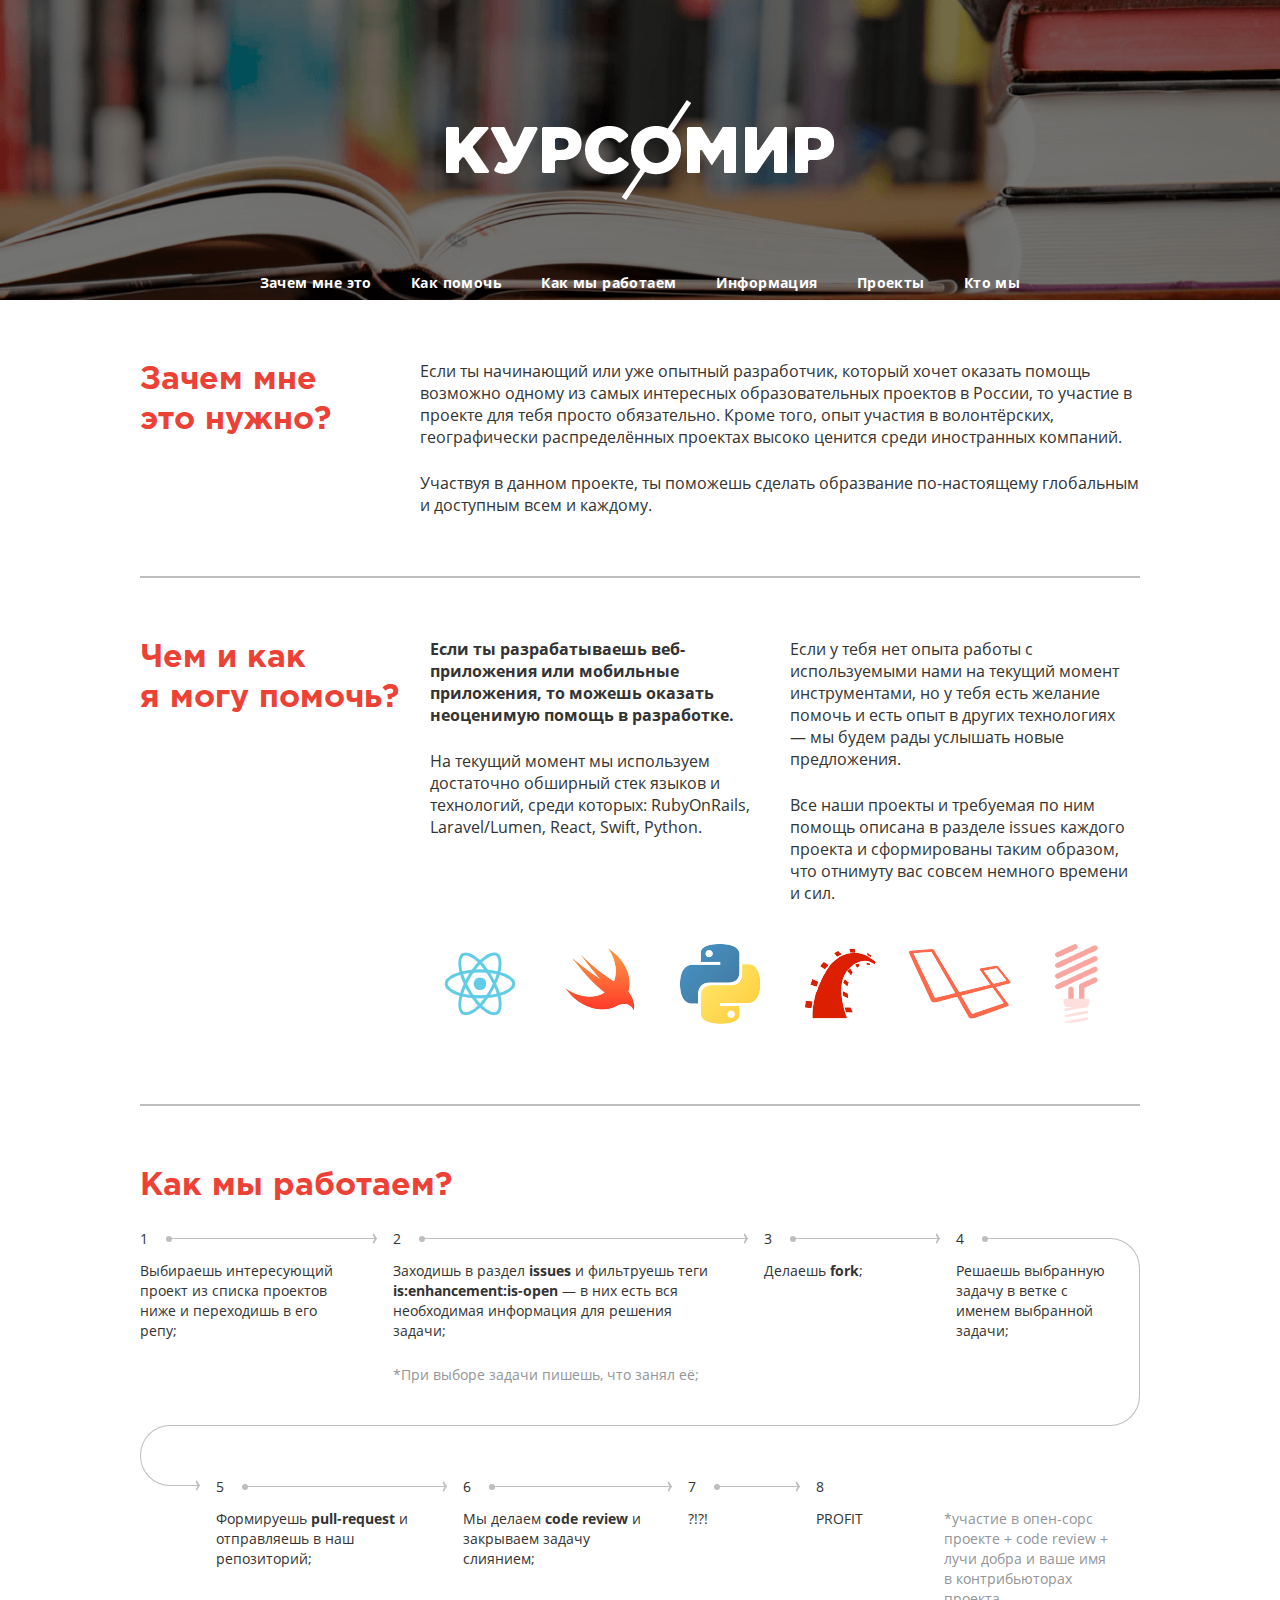
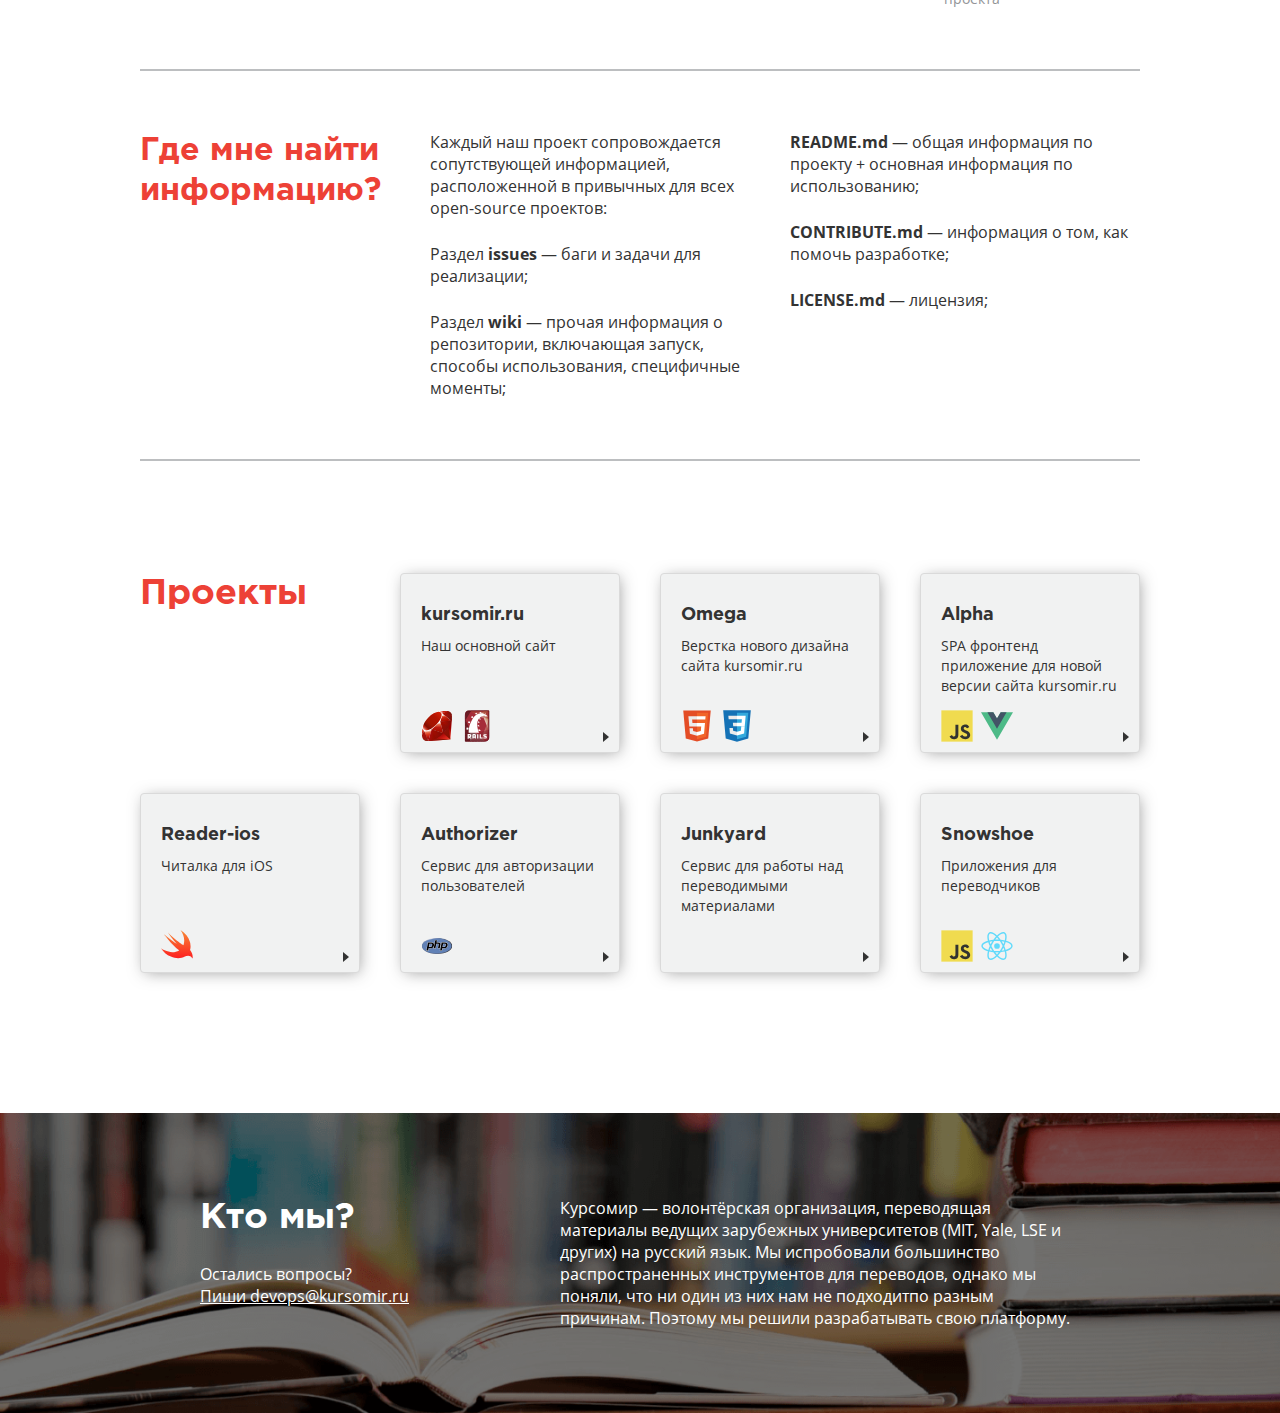
<file: index.html>
<!doctype html>
<html class="no-js" lang="">
<head>
    <meta charset="utf-8">
    <meta http-equiv="x-ua-compatible" content="ie=edge">
    <title>Курсомир</title>
    <meta name="description" content="Курсомир — волонтёрская организация, переводящая материалы ведущих зарубежных университетов (MIT, Yale, LSE и других) на русский язык. Мы испробовали большинство распространенных инструментов для переводов, однако мы поняли, что ни один из них нам не подходитпо разным причинам. Поэтому мы решили разрабатывать свою платформу.">
    <meta name="viewport" content="width=device-width, initial-scale=1">
    <link rel="stylesheet" href="css/reset.css">
    <link rel="stylesheet" href="css/main.css">
</head>
<body class="body">
<!--[if lte IE 9]>
<p class="browserupgrade">You are using an <strong>outdated</strong> browser. Please <a href="http://browsehappy.com/">upgrade
    your browser</a> to improve your experience and security.</p>
<![endif]-->
<div class="center">
    <div class="header">
        <div class="header__logo"></div>
        <div class="menu">
            <div class="menu__inner">
                <a href="#motivation" class="menu__item">Зачем мне это</a>
                <a href="#how" class="menu__item">Как помочь</a>
                <a href="#workflow" class="menu__item">Как мы работаем</a>
                <a href="#info" class="menu__item">Информация</a>
                <a href="#projects" class="menu__item">Проекты</a>
                <a href="#about" class="menu__item">Кто мы</a>
            </div>
        </div>
    </div>
</div>
<div class="center">
    <div class="content">
        <div id="motivation" class="section">
            <h2 class="section__title">Зачем мне <br> это нужно?</h2>
            <div class="section__text">
                <p class="section__p">Если ты начинающий или уже опытный разработчик, который хочет оказать помощь
                    возможно одному из самых интересных образовательных проектов в России, то участие в проекте для тебя
                    просто обязательно. Кроме того, опыт участия в волонтёрских, географически распределённых проектах
                    высоко ценится среди иностранных компаний.</p>
                <p class="section__p">Участвуя в данном проекте, ты поможешь сделать образвание по-настоящему глобальным
                    и доступным всем и каждому.</p>
            </div>
        </div>
        <div id="how" class="section">
            <h2 class="section__title">Чем и как <br> я могу помочь?</h2>
            <div class="section__text section__text_columned">
                <div class="section__column">
                    <p class="section__p bold">Если ты разрабатываешь веб-приложения или мобильные приложения, то можешь
                        оказать неоценимую помощь в разработке.</p>
                    <p class="section__p">На текущий момент мы используем достаточно обширный стек языков и технологий,
                        среди которых: RubyOnRails, Laravel/Lumen, React, Swift, Python.</p>
                </div>
                <div class="section__column">
                    <p class="section__p">Если у тебя нет опыта работы с используемыми нами на текущий момент
                        инструментами, но у тебя есть желание помочь и есть опыт в других технологиях — мы будем рады
                        услышать новые предложения.</p>
                    <p class="section__p">Все наши проекты и требуемая по ним помощь описана в разделе issues каждого
                        проекта и сформированы таким образом, что отнимуту вас совсем немного времени и сил.</p>
                </div>
            </div>
            <div class="section__icons">
                <div class="section__icon section__icon_1"></div>
                <div class="section__icon section__icon_2"></div>
                <div class="section__icon section__icon_3"></div>
                <div class="section__icon section__icon_4"></div>
                <div class="section__icon section__icon_5"></div>
                <div class="section__icon section__icon_6"></div>
            </div>
        </div>
        <div id="workflow" class="section section_flow">
            <h2 class="section__title section__title_wide">Как мы работаем?</h2>
            <div class="section__text">
                <div class="scheme">
                    <div class="scheme__item">
                        <p class="scheme__label">1</p>
                        Выбираешь интересующий проект из списка проектов ниже и переходишь в его
                        репу;
                    </div>
                    <div class="scheme__item">
                        <p class="scheme__label">2</p>
                        <p class="section__p">Заходишь в раздел <span class="bold">issues</span> и фильтруешь теги <span class="bold">is:enhancement:is-open</span>
                            — в них
                            есть вся необходимая информация для решения задачи;</p>
                        <p class="section__p gray">*При выборе задачи пишешь, что занял её;</p>
                    </div>
                    <div class="scheme__item scheme__item_middle">
                        <p class="scheme__label">3</p>
                        Делаешь <span class="bold">fork</span>;
                    </div>
                    <div class="scheme__item scheme__item_last">
                        <p class="scheme__label">4</p>
                        Решаешь выбранную задачу в ветке с именем выбранной задачи;
                    </div>
                </div>
                <div class="scheme__separator"></div>
                <div class="scheme">
                    <div class="scheme__connector"></div>
                    <div class="scheme__item">
                        <p class="scheme__label">5</p>
                        Формируешь <span class="bold">pull-request</span> и отправляешь в наш репозиторий;
                    </div>
                    <div class="scheme__item">
                        <p class="scheme__label">6</p>
                        Мы делаем <span class="bold">code review</span> и закрываем задачу слиянием;
                    </div>
                    <div class="scheme__item scheme__item_small">
                        <p class="scheme__label">7</p>
                        ?!?!
                    </div>
                    <div class="scheme__item scheme__item_small scheme__item_finish">
                        <p class="scheme__label">8</p>
                        PROFIT
                    </div>
                    <div class="scheme__item scheme__item_tip gray">
                        *участие в опен-сорс проекте + code review + лучи добра и ваше имя в контрибьюторах проекта
                    </div>
                </div>
            </div>
        </div>
        <div id="info" class="section">
            <h2 class="section__title">Где мне найти информацию?</h2>
            <div class="section__text section__text_columned">
                <div class="section__column">
                    <p class="section__p">Каждый наш проект сопровождается сопутствующей информацией, расположенной в
                        привычных для всех open-source проектов:</p>
                    <p class="section__p">Раздел <span class="bold">issues</span> — баги и задачи для реализации;</p>
                    <p class="section__p">Раздел <span class="bold">wiki</span> — прочая информация о репозитории,
                        включающая запуск, способы
                        использования, специфичные моменты;</p>
                </div>
                <div class="section__column">
                    <p class="section__p"><span class="bold">README.md</span> — общая информация по проекту + основная
                        информация по
                        использованию;</p>
                    <p class="section__p"><span class="bold">CONTRIBUTE.md</span> — информация о том, как помочь
                        разработке;</p>
                    <p class="section__p"><span class="bold">LICENSE.md</span> — лицензия;</p>
                </div>
            </div>
        </div>
        <div id="projects" class="section section__last">
            <div class="project">
                <h2 class="project__head">Проекты</h2>
                <a href="https://github.com/kursomir/kursomir.ru" class="project__item">
                    <h3 class="project__title">kursomir.ru</h3>
                    <p class="project__description">
                        Наш основной сайт
                    </p>
                    <div class="project__langs">
                        <img src="img/ruby.svg" alt="Ruby" class="project__lang">
                        <img src="img/rails.svg" alt="Ruby on Rails" class="project__lang">
                    </div>
                </a>
                <a href="https://github.com/kursomir/Omega" class="project__item">
                    <h3 class="project__title">Omega</h3>
                    <p class="project__description">
                        Верстка нового дизайна сайта kursomir.ru
                    </p>
                    <div class="project__langs">
                        <img src="img/html.svg" alt="HTML5" class="project__lang">
                        <img src="img/css.svg" alt="CSS3" class="project__lang">
                    </div>
                </a>
                <a href="https://github.com/kursomir/Alpha" class="project__item">
                    <h3 class="project__title">Alpha</h3>
                    <p class="project__description">
                        SPA фронтенд приложение для новой версии сайта kursomir.ru
                    </p>
                    <div class="project__langs">
                        <img src="img/js.svg" alt="Javascript" class="project__lang">
                        <img src="img/vue.svg" alt="VueJS" class="project__lang">
                    </div>
                </a>
                <a href="https://github.com/kursomir/Reader-iOS" class="project__item">
                    <h3 class="project__title">Reader-ios</h3>
                    <p class="project__description">Читалка для iOS</p>
                    <div class="project__langs">
                        <img src="img/swift.svg" alt="Swift" class="project__lang">
                    </div>
                </a>
                <a href="https://github.com/kursomir/Authorizer" class="project__item">
                    <h3 class="project__title">Authorizer</h3>
                    <p class="project__description">
                        Сервис для авторизации пользователей
                    </p>
                    <div class="project__langs">
                        <img src="img/php.svg" alt="PHP" class="project__lang">
                    </div>
                </a>
                <a href="https://github.com/kursomir/Junkyard" class="project__item">
                    <h3 class="project__title">Junkyard</h3>
                    <p class="project__description">
                        Сервис для работы над переводимыми материалами
                    </p>
                </a>
                <a href="https://github.com/kursomir/Snowshoe" class="project__item">
                    <h3 class="project__title">Snowshoe</h3>
                    <p class="project__description">Приложения для переводчиков</p>
                    <div class="project__langs">
                        <img src="img/js.svg" alt="Javascript" class="project__lang">
                        <img src="img/react.svg" alt="ReactJS" class="project__lang">
                    </div>
                </a>
            </div>
        </div>
    </div>
</div>
<div class="center">
    <div id="about" class="footer">
        <div class="center">
            <div class="about">
                <div class="about__column">
                    <h2 class="about__title">Кто мы?</h2>
                    <p class="about__text">
                        Остались вопросы? <br>
                        <a href="mailto:devops@kursomir.ru" class="about__mail">Пиши devops@kursomir.ru</a>
                    </p>
                </div>
                <div class="about__column">
                    <p class="about__text">Курсомир — волонтёрская организация, переводящая материалы ведущих зарубежных
                        университетов (MIT, Yale, LSE и других) на русский язык. Мы испробовали большинство
                        распространенных
                        инструментов для переводов, однако мы поняли, что ни один из них нам не подходитпо разным
                        причинам.
                        Поэтому мы решили разрабатывать свою платформу.</p>
                </div>
            </div>
        </div>
    </div>
</div>
</body>
</html>
</file>
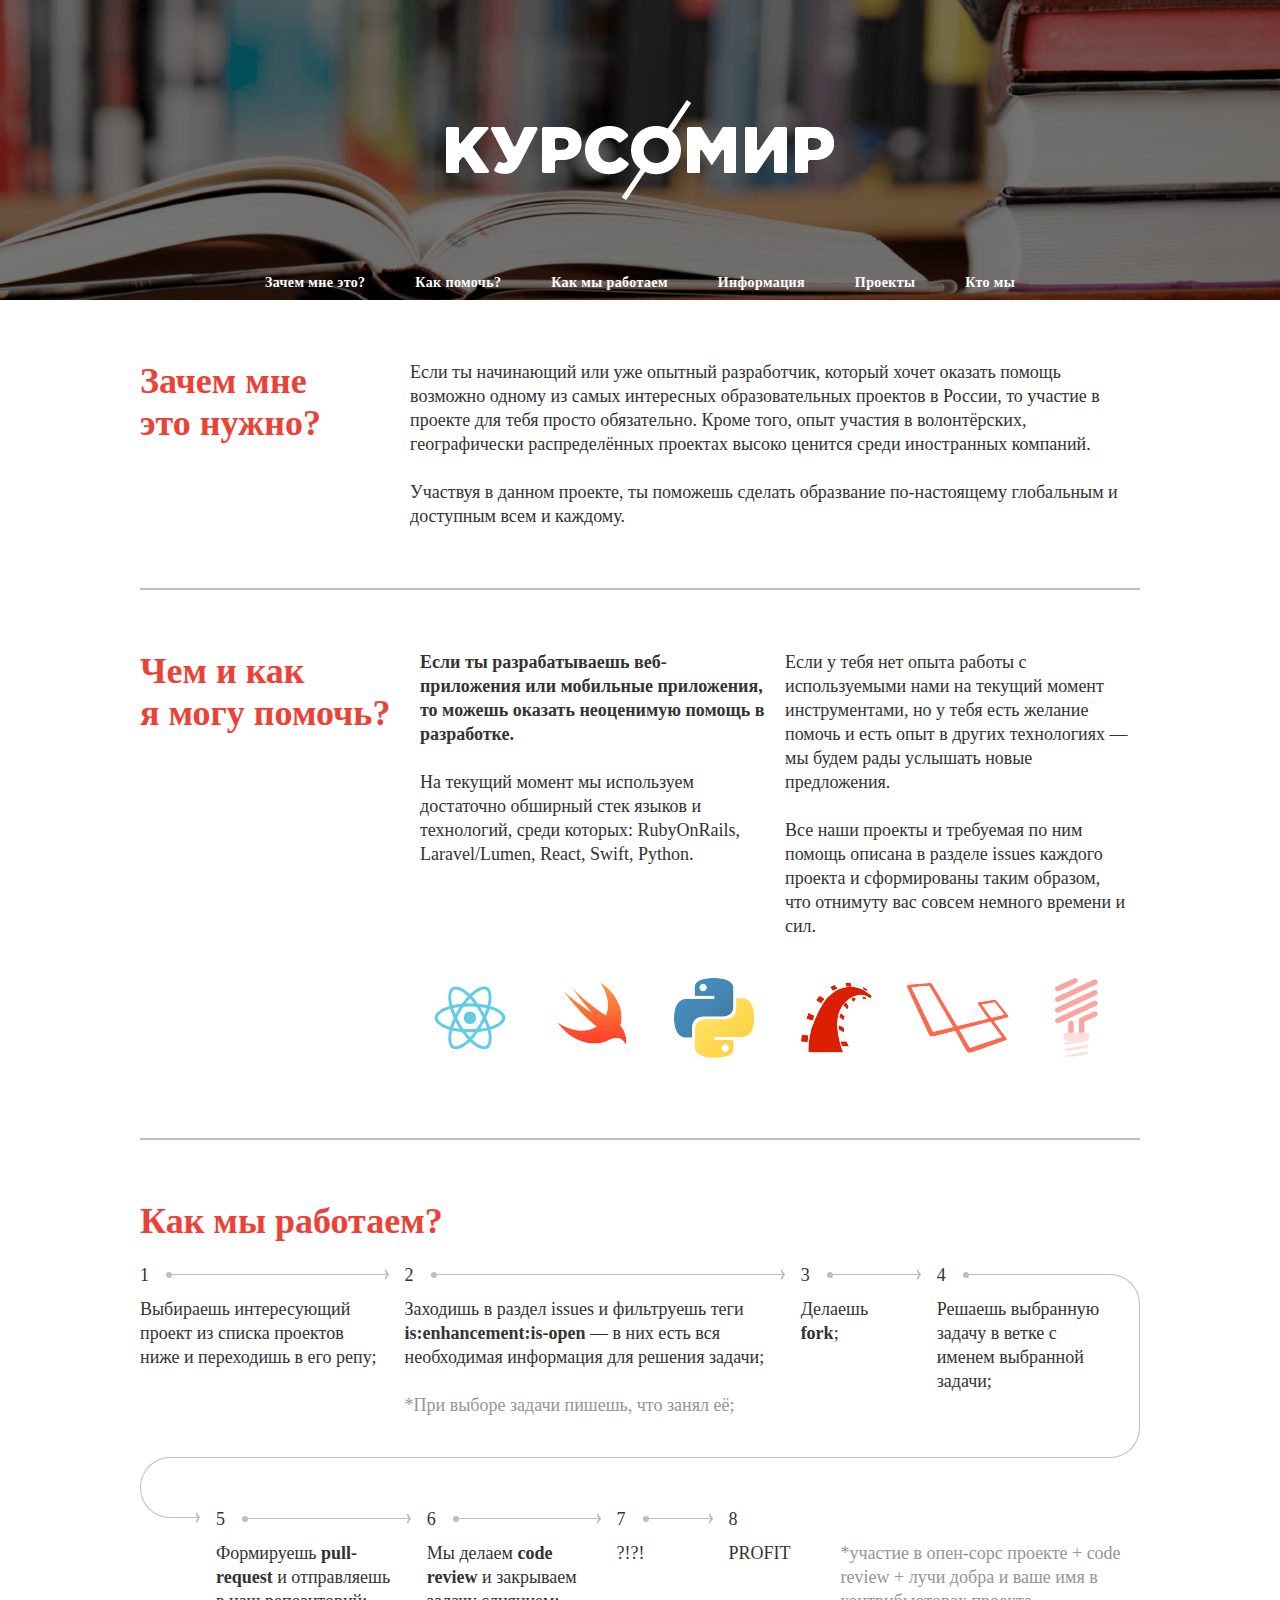
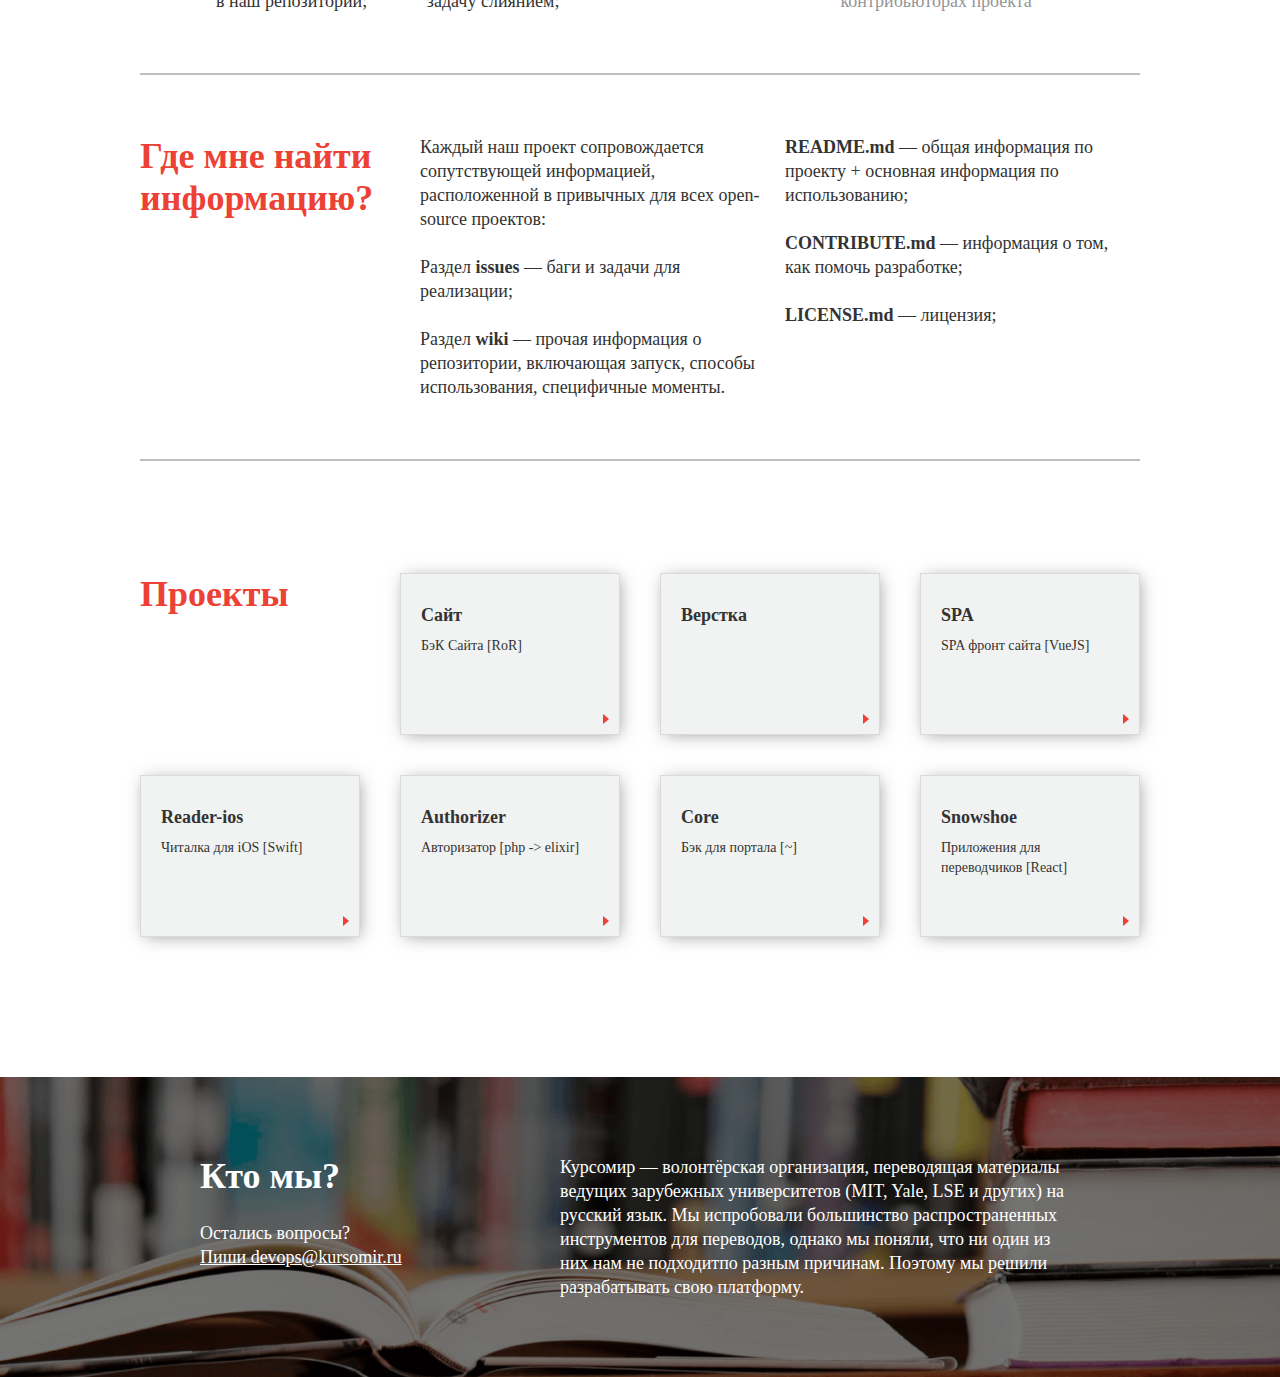
<file: src/index.html>
<!doctype html>
<html class="no-js" lang="">
<head>
    <meta charset="utf-8">
    <meta http-equiv="x-ua-compatible" content="ie=edge">
    <title>Курсомир</title>
    <meta name="description" content="Курсомир — волонтёрская организация, переводящая материалы ведущих зарубежных
                        университетов (MIT, Yale, LSE и других) на русский язык. Мы испробовали большинство
                        распространенных
                        инструментов для переводов, однако мы поняли, что ни один из них нам не подходитпо разным
                        причинам.
                        Поэтому мы решили разрабатывать свою платформу.">
    <meta name="viewport" content="width=device-width, initial-scale=1">

    <link rel="apple-touch-icon" href="apple-touch-icon.png">
    <!-- Place favicon.ico in the root directory -->

    <link rel="stylesheet" href="css/reset.css">
    <link rel="stylesheet" href="css/main.css">
</head>
<body>
<!--[if lte IE 9]>
<p class="browserupgrade">You are using an <strong>outdated</strong> browser. Please <a href="http://browsehappy.com/">upgrade
    your browser</a> to improve your experience and security.</p>
<![endif]-->
<div class="center">
    <div class="header">
        <div class="header__logo"></div>
        <div class="menu">
            <div class="menu__inner">
                <a href="#motivation" class="menu__item">Зачем мне это?</a>
                <a href="#how" class="menu__item">Как помочь?</a>
                <a href="#workflow" class="menu__item">Как мы работаем</a>
                <a href="#info" class="menu__item">Информация</a>
                <a href="#projects" class="menu__item">Проекты</a>
                <a href="#about" class="menu__item">Кто мы</a>
            </div>
        </div>
    </div>
    <div class="content">
        <div id="motivation" class="section">
            <h2 class="section__title">Зачем мне <br> это нужно?</h2>
            <div class="section__text">
                <p class="section__p">Если ты начинающий или уже опытный разработчик, который хочет оказать помощь
                    возможно одному из самых интересных образовательных проектов в России, то участие в проекте для тебя
                    просто обязательно. Кроме того, опыт участия в волонтёрских, географически распределённых проектах
                    высоко ценится среди иностранных компаний.</p>
                <p class="section__p">Участвуя в данном проекте, ты поможешь сделать образвание по-настоящему глобальным
                    и доступным всем и каждому.</p>
            </div>
        </div>
        <div id="how" class="section">
            <h2 class="section__title">Чем и как <br> я могу помочь?</h2>
            <div class="section__text section__text_columned">
                <div class="section__column">
                    <p class="section__p bold">Если ты разрабатываешь веб-приложения или мобильные приложения, то можешь
                        оказать неоценимую помощь в разработке.</p>
                    <p class="section__p">На текущий момент мы используем достаточно обширный стек языков и технологий,
                        среди которых: RubyOnRails, Laravel/Lumen, React, Swift, Python.</p>
                </div>
                <div class="section__column">
                    <p class="section__p">Если у тебя нет опыта работы с используемыми нами на текущий момент
                        инструментами, но у тебя есть желание помочь и есть опыт в других технологиях — мы будем рады
                        услышать новые предложения.</p>
                    <p class="section__p">Все наши проекты и требуемая по ним помощь описана в разделе issues каждого
                        проекта и сформированы таким образом, что отнимуту вас совсем немного времени и сил.</p>
                </div>
            </div>
            <div class="section__icons">
                <div class="section__icon section__icon_1"></div>
                <div class="section__icon section__icon_2"></div>
                <div class="section__icon section__icon_3"></div>
                <div class="section__icon section__icon_4"></div>
                <div class="section__icon section__icon_5"></div>
                <div class="section__icon section__icon_6"></div>
            </div>
        </div>
        <div id="workflow" class="section section_flow">
            <h2 class="section__title section__title_wide">Как мы работаем?</h2>
            <div class="section__text">
                <div class="scheme">
                    <div class="scheme__item">
                        <p class="scheme__label">1</p>
                        Выбираешь интересующий проект из списка проектов ниже и переходишь в его
                        репу;
                    </div>
                    <div class="scheme__item">
                        <p class="scheme__label">2</p>
                        <p class="section__p">Заходишь в раздел issues и фильтруешь теги <span class="bold">is:enhancement:is-open</span>
                            — в них
                            есть вся необходимая информация для решения задачи;</p>
                        <p class="section__p gray">*При выборе задачи пишешь, что занял её;</p>
                    </div>
                    <div class="scheme__item scheme__item_middle">
                        <p class="scheme__label">3</p>
                        Делаешь <span class="bold">fork</span>;
                    </div>
                    <div class="scheme__item scheme__item_last">
                        <p class="scheme__label">4</p>
                        Решаешь выбранную задачу в ветке с именем выбранной задачи;
                    </div>
                </div>
                <div class="scheme__separator"></div>
                <div class="scheme">
                    <div class="scheme__connector"></div>
                    <div class="scheme__item">
                        <p class="scheme__label">5</p>
                        Формируешь <span class="bold">pull-request</span> и отправляешь в наш репозиторий;
                    </div>
                    <div class="scheme__item">
                        <p class="scheme__label">6</p>
                        Мы делаем <span class="bold">code review</span> и закрываем задачу слиянием;
                    </div>
                    <div class="scheme__item scheme__item_small">
                        <p class="scheme__label">7</p>
                        ?!?!
                    </div>
                    <div class="scheme__item scheme__item_small scheme__item_finish">
                        <p class="scheme__label">8</p>
                        PROFIT
                    </div>
                    <div class="scheme__item scheme__item_tip gray">
                        *участие в опен-сорс проекте + code review + лучи добра и ваше имя в контрибьюторах проекта
                    </div>
                </div>
            </div>
        </div>
        <div id="info" class="section">
            <h2 class="section__title">Где мне найти информацию?</h2>
            <div class="section__text section__text_columned">
                <div class="section__column">
                    <p class="section__p">Каждый наш проект сопровождается сопутствующей информацией, расположенной в
                        привычных для всех open-source проектов:</p>
                    <p class="section__p">Раздел <span class="bold">issues</span> — баги и задачи для реализации;</p>
                    <p class="section__p">Раздел <span class="bold">wiki</span> — прочая информация о репозитории,
                        включающая запуск, способы
                        использования, специфичные моменты.</p>
                </div>
                <div class="section__column">
                    <p class="section__p"><span class="bold">README.md</span> — общая информация по проекту + основная
                        информация по
                        использованию;</p>
                    <p class="section__p"><span class="bold">CONTRIBUTE.md</span> — информация о том, как помочь
                        разработке;</p>
                    <p class="section__p"><span class="bold">LICENSE.md</span> — лицензия;</p>
                </div>
            </div>
        </div>
        <div id="projects" class="section section__last">
            <div class="project">
                <h2  class="project__head">Проекты</h2>
                <a href="https://github.com/kursomir/Site" class="project__item">
                    <h3 class="project__title">Сайт</h3>
                    <p class="project__description">БэК Сайта [RoR]</p>
                </a>
                <a href="https://github.com/kursomir/markup2.0" class="project__item">
                    <h3 class="project__title">Верстка</h3>
                    <p class="project__description"></p>
                </a>
                <a href="https://github.com/kursomir/SPA" class="project__item">
                    <h3 class="project__title">SPA</h3>
                    <p class="project__description">SPA фронт сайта [VueJS]</p>
                </a>
                <a href="https://github.com/kursomir/Reader-iOS" class="project__item">
                    <h3 class="project__title">Reader-ios</h3>
                    <p class="project__description">Читалка для iOS [Swift]</p>
                </a>
                <a href="https://github.com/kursomir/Authorizer" class="project__item">
                    <h3 class="project__title">Authorizer</h3>
                    <p class="project__description">Авторизатор [php -> elixir]</p>
                </a>
                <a href="https://github.com/kursomir/CoreAPI" class="project__item">
                    <h3 class="project__title">Core</h3>
                    <p class="project__description">Бэк для портала [~]</p>
                </a>
                <a href="https://github.com/kursomir/Snowshoe" class="project__item">
                    <h3 class="project__title">Snowshoe</h3>
                    <p class="project__description">Приложения для переводчиков [React]</p>
                </a>
            </div>
        </div>
    </div>
    <div id="about" class="footer">
        <div class="center">
            <div class="about">
                <div class="about__column">
                    <h2 class="about__title">Кто мы?</h2>
                    <p class="about__text">
                        Остались вопросы? <br>
                        <a href="mailto:devops@kursomir.ru" class="about__mail">Пиши devops@kursomir.ru</a>
                    </p>
                </div>
                <div class="about__column">
                    <p class="about__text">Курсомир — волонтёрская организация, переводящая материалы ведущих зарубежных
                        университетов (MIT, Yale, LSE и других) на русский язык. Мы испробовали большинство
                        распространенных
                        инструментов для переводов, однако мы поняли, что ни один из них нам не подходитпо разным
                        причинам.
                        Поэтому мы решили разрабатывать свою платформу.</p>
                </div>
            </div>
        </div>
    </div>
</div>

</body>
</html>
</file>
<file: css/main.css>
/* font-family: "GothamProBold"; */
@font-face {
    font-family: "GothamProBold";
    font-weight: normal;
    font-style: normal;

    src: url("../fonts/GothamProBold.eot");
    src: url("../fonts/GothamProBold.eot?#iefix") format("embedded-opentype"),
    url("../fonts/GothamProBold.woff") format("woff"),
    url("../fonts/GothamProBold.ttf") format("truetype");
}

/* font-family: "OpenSansRegular"; */
@font-face {
    font-family: "OpenSansRegular";
    font-weight: normal;
    font-style: normal;

    src: url("../fonts/OpenSansRegular.eot");
    src: url("../fonts/OpenSansRegular.eot?#iefix")format("embedded-opentype"),
    url("../fonts/OpenSansRegular.woff") format("woff"),
    url("../fonts/OpenSansRegular.ttf") format("truetype");
}

/* font-family: "OpenSansBold"; */
@font-face {
    font-family: "OpenSansBold";
    font-weight: normal;
    font-style: normal;

    src: url("../fonts/OpenSansBold.eot");
    src: url("../fonts/OpenSansBold.eot?#iefix")format("embedded-opentype"),
    url("../fonts/OpenSansBold.woff") format("woff"),
    url("../fonts/OpenSansBold.ttf") format("truetype");
}

.body {
    min-width: 880px;
}

.center {
    display: flex;

    min-height: 100%;

    justify-content: center;
}

.header,
.footer {
    position: relative;

    width: 100%;
    height: 300px;

    background: url(../img/bg_pic.png) no-repeat bottom center;
    background-size: cover;
}

.header:before,
.footer:before {
    position: absolute;
    top: 0;
    right: 0;
    bottom: 0;
    left: 0;

    content: '';

    opacity: 0.55;
    background: #000;
}

.header__logo {
    position: absolute;
    top: 50%;
    left: 50%;

    width: 388px;
    height: 100px;
    margin: -50px 0 0 -194px;

    background: url(../img/kurs_logo.png) no-repeat center;
}

.menu {
    position: absolute;
    right: 0;
    bottom: 10px;
    left: 0;
}

.menu__inner {
    position: absolute;
    bottom: 0;
    left: 50%;

    display: flex;

    width: 800px;
    margin-left: -400px;

    justify-content: space-around;
}

.menu__item {
    transition: color 0.2s ease-out;
    text-decoration: none;
    letter-spacing: 0.4px;

    color: #fff;

    font-family: OpenSansBold, Helvetica, Arial, sans-serif;
    font-size: 14px;
}

.menu__item:hover {
    color: #ED4136;
}

.content {
    min-width: 860px;
    max-width: 1000px;
    padding: 0 10px;
}

.section {
    position: relative;

    padding: 60px 0 60px 280px;

    border-bottom: 2px solid #BCBEC0;
}

.section_flow {
    padding-left: 0;
}

.section__last {
    margin-bottom: 60px;
    padding-left: 0;

    border-bottom: none;
}

.section__title {
    position: absolute;
    top: 60px;
    left: 0;

    width: 260px;

    color: #ED4136;

    font-family: GothamProBold, Helvetica, Arial, sans-serif;
    font-size: 32px;
    line-height: 40px;
}

.section__title_wide {
    position: static;

    width: 100%;
}

.section__text {
    color: #333;

    font-family: OpenSansRegular, Helvetica, Arial, sans-serif;
    font-size: 16px;
    line-height: 22px;
}

.section__text_columned {
    display: flex;
}

.section__p + .section__p {
    margin-top: 24px;
}

.section__column {
    width: 50%;
    padding: 0 10px;

    vertical-align: top;
}

.section__icons {
    display: flex;

    margin-top: 20px;

    justify-content: space-between;
}

.section__icon {
    width: 120px;
    height: 120px;

    background: no-repeat center;
}

.section__icon_1 {
    background-image: url(../img/github-02.png);
}

.section__icon_2 {
    background-image: url(../img/github-03.png);
}

.section__icon_3 {
    background-image: url(../img/github-04.png);
}

.section__icon_4 {
    background-image: url(../img/github-05.png);
}

.section__icon_5 {
    background-image: url(../img/github-06.png);
}

.section__icon_6 {
    background-image: url(../img/github-07.png);
}

.scheme {
    display: flex;

    margin-top: 32px;

    font-family: OpenSansRegular, Helvetica, Arial, sans-serif;
    font-size: 14px;
    line-height: 20px;
}

.scheme__item {
    position: relative;

    margin-right: 16px;
    padding: 22px 26px 0 0;

    border-top: 1px solid #BCBEC0;
}

.scheme__item_small {
    min-width: 86px;
}

.scheme__item_middle {
    min-width: 150px;
}

.scheme__item:before {
    position: absolute;
    top: -3px;
    left: 26px;

    width: 6px;
    height: 6px;

    content: '';

    border-radius: 50%;
    background: #BCBEC0;
}

.scheme__item:after,
.scheme__connector:after {
    position: absolute;
    top: -3px;
    right: 0;

    width: 4px;
    height: 4px;

    content: '';
    transform: rotate(45deg) skew(16deg, 16deg) translateX(-0.5px);

    border: solid #BCBEC0;
    border-width: 2px 2px 0 0;

}

.scheme__item_last {
    margin-right: 0;
    padding-right: 22px;

    border-right: 1px solid #BCBEC0;
    border-top-right-radius: 30px;
}

.scheme__item_last:after,
.scheme__item_tip:after,
.scheme__item_tip:before,
.scheme__item_finish:after,
.scheme__item_finish:before {
    content: none;
}

.scheme__item_finish {
    border-color: #fff;
}

.scheme__item_tip {
    width: 360px;
    max-width: 360px;
    margin-right: 0;

    border-color: #fff;
}

.scheme__label {
    position: absolute;
    top: -10px;
    left: 0;

    width: 26px;

    background: #fff;

    line-height: 20px;
}

.scheme__separator {
    height: 40px;
    margin: 0 0 60px 40px;

    border: solid #BCBEC0;
    border-width: 0 1px 1px 0;
    border-bottom-right-radius: 30px;
}

.scheme__connector {
    position: relative;

    min-width: 60px;
    margin-right: 16px;
}

.scheme__connector:before {
    position: absolute;
    top: -61px;
    left: 0;

    width: 57px;
    height: 59px;

    content: '';

    border: 1px solid #BCBEC0;
    border-right: none;
    border-top-left-radius: 30px;
    border-bottom-left-radius: 30px;
}

.project {
    display: flex;
    /* justify-content: space-between; */

    margin: 32px -20px 0;

    flex-wrap: wrap;
}

.project__head {
    width: calc(25% - 40px);
    margin: 20px;

    color: #ED4136;

    font-family: GothamProBold, Helvetica, Arial, sans-serif;
    font-size: 36px;
    font-weight: bold;
    line-height: 42px;
}

.project__item {
    position: relative;

    width: calc(25% - 82px);
    min-height: 84px;
    margin: 20px;
    padding: 20px 20px 56px;

    transition: color 0.2s ease-out, border-color 0.2s ease-out;
    text-decoration: none;

    color: #333;
    border: 1px solid #DADADA;
    border-radius: 4px;
    background: #F1F2F2;
    box-shadow: 2px 2px 16px -3px rgba(51, 51, 51, 0.5);
}

.project__item:after {
    position: absolute;
    right: 10px;
    bottom: 10px;

    width: 0;
    height: 0;

    content: '';
    transition: border-color 0.2s ease-out;

    border-width: 5px 0 5px 6px;
    border-style: solid;
    border-color: transparent transparent transparent #333;
}

.project__item:hover {
    color: #ED4136;
    border-color: #ED4136;
}

.project__item:hover:after {
    border-color: transparent transparent transparent #ED4136;
}

.project__title {
    margin-top: 12px;

    font-family: GothamProBold, Helvetica, Arial, sans-serif;
    font-size: 18px;
}

.project__description {
    margin-top: 12px;

    font-family: OpenSansRegular, Helvetica, Arial, sans-serif;
    font-size: 14px;
    line-height: 20px;
}

.project__langs {
    position: absolute;
    bottom: 0;
    left: 0;
    right: 0;
    padding: 0 20px 10px;

    font-size: 0;
}

.project__lang {
    width: 32px;
    height: 32px;

    margin-left: .5rem;
}

.project__lang:first-child {
    margin-left: 0;
}

.about {
    position: relative;

    display: flex;

    align-self: center;
}

.about__column {
    min-width: 360px;
    max-width: 520px;
}

.about__title {
    margin-bottom: 24px;

    color: #fff;

    font-family: GothamProBold, Helvetica, Arial, sans-serif;
    font-size: 36px;
    font-weight: bold;
    line-height: 42px;
}

.about__text {
    color: #fff;

    font-family: OpenSansRegular, Helvetica, Arial, sans-serif;
    font-size: 16px;
    line-height: 22px;
}

.about__mail {
    transition: color 0.2s ease-out;

    color: #ffffff;
}

.about__mail:hover {
    color: #ED4136;
}


.bold {
    font-family: OpenSansBold, Helvetica, Arial, sans-serif;
    font-weight: bold;
}

.gray {
    color: #939598;
}
</file>
<file: src/css/main.css>
.center {
    display: flex;

    min-height: 100%;

    justify-content: center;
    flex-wrap: wrap;
}

.bold {
    font-weight: bold;
}

.gray {
    color: #939598;
}

.header,
.footer {
    position: relative;

    width: 1440px;
    height: 300px;

    background: url(../img/bg_pic.png) no-repeat bottom center;
    background-size: cover;
}

.header:before,
.footer:before {
    position: absolute;
    top: 0;
    right: 0;
    bottom: 0;
    left: 0;

    content: '';

    opacity: 0.55;
    background: #000;
}

.header__logo {
    position: absolute;
    top: 50%;
    left: 50%;

    width: 388px;
    height: 100px;
    margin: -50px 0 0 -194px;

    background: url(../img/kurs_logo.png) no-repeat center;
}

.menu {
    position: absolute;
    right: 0;
    bottom: 10px;
    left: 0;
}

.menu__inner {
    position: absolute;
    bottom: 0;
    left: 50%;

    display: flex;

    width: 800px;
    margin-left: -400px;

    justify-content: space-around;
}

.menu__item {
    transition: color 0.2s ease-out;
    text-decoration: none;
    letter-spacing: 0.4px;

    color: #fff;

    font-size: 14px;
    font-weight: bold;
}

.menu__item:hover {
    color: #ED4136;
}

.content {
    min-width: 860px;
    max-width: 1000px;
    padding: 0 10px;
}

.section {
    position: relative;

    padding: 60px 0 60px 270px;

    border-bottom: 2px solid #BCBEC0;
}

.section_flow {
    padding-left: 0;
}

.section__last {
    margin-bottom: 60px;
    padding-left: 0;

    border-bottom: none;
}

.section__title {
    position: absolute;
    top: 60px;
    right: 530px;
    left: 0;

    color: #ED4136;

    font-size: 36px;
    font-weight: bold;
    line-height: 42px;
}

.section__title_wide {
    position: static;
}

.section__text {
    color: #333;

    font-size: 18px;
    line-height: 24px;
}

.section__text_columned {
    display: flex;
}

.section__p + .section__p {
    margin-top: 24px;
}

.section__column {
    width: 50%;
    padding: 0 10px;

    vertical-align: top;
}

.section__icons {
    display: flex;

    margin-top: 20px;

    justify-content: space-between;
}

.section__icon {
    width: 120px;
    height: 120px;

    background: no-repeat center;
}

.section__icon_1 {
    background-image: url(../img/github-02.png);
}

.section__icon_2 {
    background-image: url(../img/github-03.png);
}

.section__icon_3 {
    background-image: url(../img/github-04.png);
}

.section__icon_4 {
    background-image: url(../img/github-05.png);
}

.section__icon_5 {
    background-image: url(../img/github-06.png);
}

.section__icon_6 {
    background-image: url(../img/github-07.png);
}

.scheme {
    display: flex;

    margin-top: 32px;
}

.scheme__item {
    position: relative;

    margin-right: 16px;
    padding: 22px 10px 0 0;

    border-top: 1px solid #BCBEC0;
}

.scheme__item_small {
    min-width: 86px;
}

.scheme__item_middle {
    min-width: 110px;
}

.scheme__item:before {
    position: absolute;
    top: -3px;
    left: 26px;

    width: 6px;
    height: 6px;

    content: '';

    border-radius: 50%;
    background: #BCBEC0;
}

.scheme__item:after,
.scheme__connector:after {
    position: absolute;
    top: -3px;
    right: 0;

    width: 4px;
    height: 4px;

    content: '';
    transform: rotate(45deg) skew(16deg, 16deg) translateX(-0.5px);

    border: solid #BCBEC0;
    border-width: 2px 2px 0 0;

}

.scheme__item_last {
    margin-right: 0;
    padding-right: 22px;

    border-right: 1px solid #BCBEC0;
    border-top-right-radius: 30px;
}

.scheme__item_last:after,
.scheme__item_tip:after,
.scheme__item_tip:before,
.scheme__item_finish:after,
.scheme__item_finish:before {
    content: none;
}

.scheme__item_finish {
    border-color: #fff;
}

.scheme__item_tip {
    max-width: 360px;
    margin-right: 0;

    border-color: #fff;
}

.scheme__label {
    position: absolute;
    top: -10px;
    left: 0;

    width: 26px;

    background: #fff;

    line-height: 20px;
}

.scheme__separator {
    height: 40px;
    margin: 0 0 60px 40px;

    border: solid #BCBEC0;
    border-width: 0 1px 1px 0;
    border-bottom-right-radius: 30px;
}

.scheme__connector {
    position: relative;

    min-width: 60px;
    margin-right: 16px;
}

.scheme__connector:before {
    position: absolute;
    top: -61px;
    left: 0;

    width: 57px;
    height: 59px;

    content: '';

    border: 1px solid #BCBEC0;
    border-right: none;
    border-top-left-radius: 30px;
    border-bottom-left-radius: 30px;
}

.project {
    display: flex;
    /* justify-content: space-between; */

    margin: 32px -20px 0;

    flex-wrap: wrap;
}

.project__head {
    width: calc(25% - 40px);
    margin: 20px;

    color: #ED4136;

    font-size: 36px;
    font-weight: bold;
    line-height: 42px;
}

.project__item {
    position: relative;

    width: calc(25% - 82px);
    min-height: 120px;
    margin: 20px;
    padding: 20px;

    transition: color 0.2s ease-out, border-color 0.2s ease-out;
    text-decoration: none;

    color: #333;
    border: 1px solid #DADADA;
    background: #F1F2F2;
    box-shadow: 2px 2px 16px -3px rgba(51, 51, 51, 0.5);
}

.project__item:after {
    position: absolute;
    right: 10px;
    bottom: 10px;

    width: 0;
    height: 0;

    content: '';

    border-width: 5px 0 5px 6px;
    border-style: solid;
    border-color: transparent transparent transparent #ED4136;
}

.project__item:hover {
    color: #ED4136;
    border-color: #ED4136;
}

.project__title {
    margin-top: 12px;

    font-size: 18px;
    font-weight: bold;
}

.project__description {
    margin-top: 12px;

    font-size: 14px;
    line-height: 20px;
}

.about {
    position: relative;

    display: flex;

    align-self: center;
}

.about__column {
    min-width: 360px;
    max-width: 520px;
}

.about__title {
    margin-bottom: 24px;

    color: #fff;

    font-size: 36px;
    font-weight: bold;
    line-height: 42px;
}

.about__text {
    color: #fff;

    font-size: 18px;
    line-height: 24px;
}

.about__mail {
    transition: color 0.2s ease-out;

    color: #ffffff;
}

.about__mail:hover {
    color: #ED4136;
}
</file>
